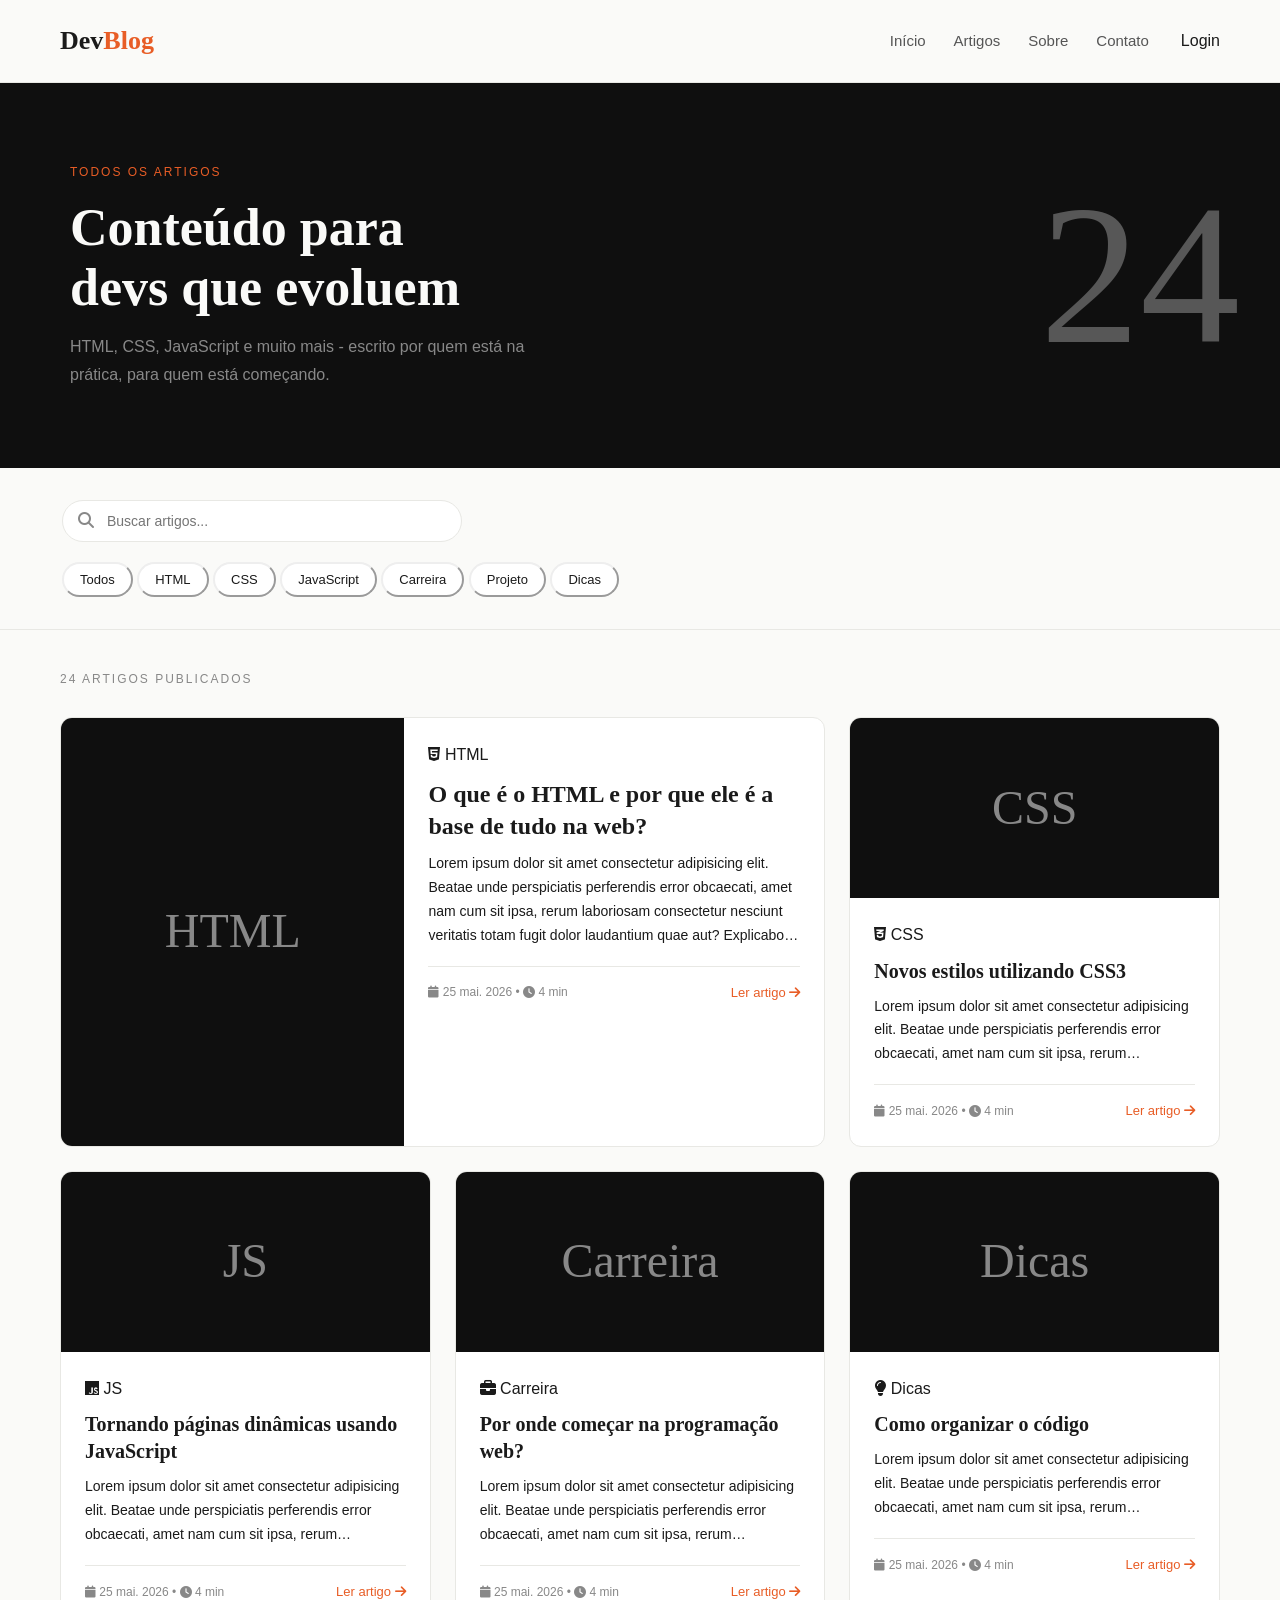
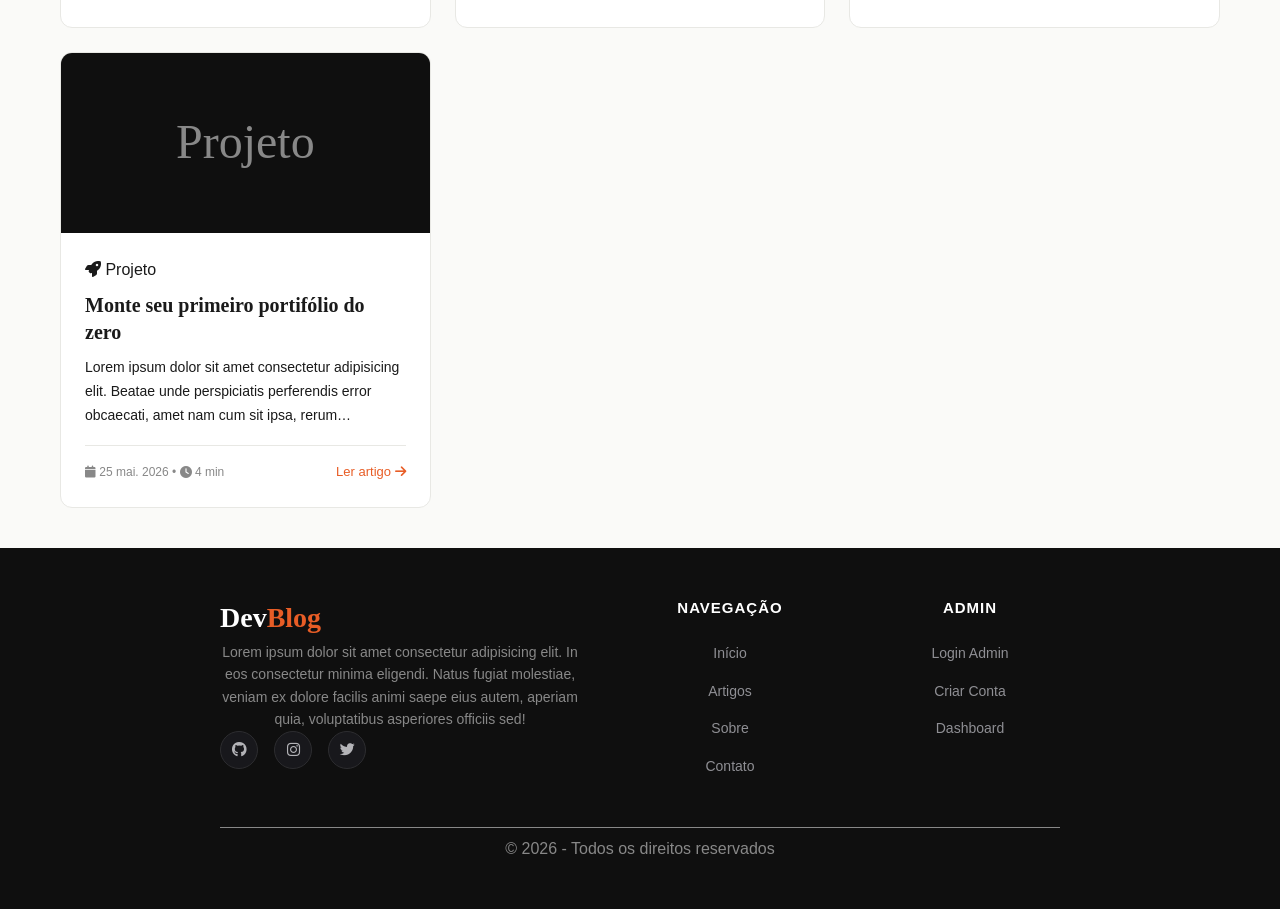
<file: artigos/index.html>
<!doctype html>
<html lang="pt-br">
  <head>
    <meta charset="UTF-8" />
    <meta name="viewport" content="width=device-width, initial-scale=1.0" />
    <title>DevBlog - Artigos</title>
    <link rel="stylesheet" href="../global.css" />
    <link rel="stylesheet" href="style.css" />

    <link
      rel="stylesheet"
      href="https://cdnjs.cloudflare.com/ajax/libs/font-awesome/6.4.0/css/all.min.css"
    />
  </head>

  <body>
    <header class="cabecalho">
      <a href="index.html" class="logo">Dev<span>Blog</span></a>

      <nav class="navbar">
        <ul class="nav-lista">
          <li><a href="index.html" class="nav-link">Início</a></li>
          <li><a href="artigos/index.html" class="nav-link">Artigos</a></li>
          <li><a href="#sobre" class="nav-link">Sobre</a></li>
          <li><a href="#contato" class="nav-link">Contato</a></li>
        </ul>

        <a href="auth/login/index.html" class="btn-login">Login</a>
      </nav>
    </header>

    <main>
      <section class="artigos-banner">
        <span class="artigos-banner-tag">Todos os Artigos</span>
        <h1 class="artigos-banner-titulo">
          Conteúdo para<br />devs que evoluem
        </h1>
        <p class="artigos-banner-sub">
          HTML, CSS, JavaScript e muito mais - escrito por quem está na prática,
          para quem está começando.
        </p>
        <div class="banner-numero-fundo">24</div>
      </section>

      <div class="artigos-controles">
        <div class="busca-container">
          <span class="busca-icone">
            <i class="fas fa-search" aria-hidden="true"></i>
          </span>
          <input
            type="text"
            class="busca-input"
            placeholder="Buscar artigos..."
          />
        </div>

        <div class="filtros-lista">
          <button class="filtro-btn">Todos</button>
          <button class="filtro-btn">HTML</button>
          <button class="filtro-btn">CSS</button>
          <button class="filtro-btn">JavaScript</button>
          <button class="filtro-btn">Carreira</button>
          <button class="filtro-btn">Projeto</button>
          <button class="filtro-btn">Dicas</button>
        </div>
      </div>

      <!-- 
      CSS -> fab fa-css3-alt
      JavaScript -> fab fa-js
      Carreira -> fas fa-briefcase
      Dicas -> fas fa-lightbulb
      Projeto -> fa fa-rocket
      -->


      <section class="artigos-grid-container">
        <p class="artigos-grid-titulo">24 artigos publicados</p>

        <div class="artigos-grid">
          <article class="artigo-card destaque">
            <div class="artigo-card-imagem">
              <div class="artigo-card-imagem-placeholder">HTML</div>
            </div>

            <div class="artigo-card-corpo">
              <span class="badge badge-laranja">
                <i class="fab fa-html5" aria-hidden="true"></i>
                HTML
              </span>
              <h2 class="artigo-card-titulo">
                O que é o HTML e por que ele é a base de tudo na web?
              </h2>
              <p class="artigo-card-texto texto-3-linhas">
                Lorem ipsum dolor sit amet consectetur adipisicing elit. Beatae
                unde perspiciatis perferendis error obcaecati, amet nam cum sit
                ipsa, rerum laboriosam consectetur nesciunt veritatis totam
                fugit dolor laudantium quae aut? Explicabo, veniam. Odit quis
                sapiente, ab quasi, explicabo praesentium perferendis nam neque
                quos error illo enim non eveniet dolore, voluptatem debitis
                suscipit necessitatibus aliquid molestiae minima rem. Nihil,
                officia incidunt! Laboriosam obcaecati ad itaque amet natus odio
                error! Sequi quisquam dignissimos, eum quia ab voluptatum
                laboriosam neque cum facere sunt, quae distinctio voluptatem
                iure minus officiis, molestiae consequatur ad. Saepe!
              </p>

              <div class="artigo-card-rodape">
                <span class="artigo-card-meta">
                    <i class="fa fa-calendar" aria-hidden="true"></i>
                     25 mai. 2026 • 
                     <i class="fa fa-clock" aria-hidden="true"></i>
                     4 min
                </span>
                <a href="#" class="artigo-card-link">Ler artigo <i class="fa fa-arrow-right" aria-hidden="true"></i></a>
              </div>
            </div>
          </article>

           <article class="artigo-card">
            <div class="artigo-card-imagem">
              <div class="artigo-card-imagem-placeholder">CSS</div>
            </div>

            <div class="artigo-card-corpo">
              <span class="badge badge-azul">
                <i class="fab fa-css3-alt" aria-hidden="true"></i>
                CSS
              </span>
              <h2 class="artigo-card-titulo">
                Novos estilos utilizando CSS3
              </h2>
              <p class="artigo-card-texto texto-3-linhas">
                Lorem ipsum dolor sit amet consectetur adipisicing elit. Beatae
                unde perspiciatis perferendis error obcaecati, amet nam cum sit
                ipsa, rerum laboriosam consectetur nesciunt veritatis totam
                fugit dolor laudantium quae aut? Explicabo, veniam. Odit quis
                sapiente, ab quasi, explicabo praesentium perferendis nam neque
                quos error illo enim non eveniet dolore, voluptatem debitis
                suscipit necessitatibus aliquid molestiae minima rem. Nihil,
                officia incidunt! Laboriosam obcaecati ad itaque amet natus odio
                error! Sequi quisquam dignissimos, eum quia ab voluptatum
                laboriosam neque cum facere sunt, quae distinctio voluptatem
                iure minus officiis, molestiae consequatur ad. Saepe!
              </p>

              <div class="artigo-card-rodape">
                <span class="artigo-card-meta">
                    <i class="fa fa-calendar" aria-hidden="true"></i>
                     25 mai. 2026 • 
                     <i class="fa fa-clock" aria-hidden="true"></i>
                     4 min
                </span>
                <a href="#" class="artigo-card-link">Ler artigo <i class="fa fa-arrow-right" aria-hidden="true"></i></a>
              </div>
            </div>
          </article>

           <article class="artigo-card">
            <div class="artigo-card-imagem">
              <div class="artigo-card-imagem-placeholder">JS</div>
            </div>

            <div class="artigo-card-corpo">
              <span class="badge badge-laranja">
                <i class="fab fa-js" aria-hidden="true"></i>
                JS
              </span>
              <h2 class="artigo-card-titulo">
                Tornando páginas dinâmicas usando JavaScript
              </h2>
              <p class="artigo-card-texto texto-3-linhas">
                Lorem ipsum dolor sit amet consectetur adipisicing elit. Beatae
                unde perspiciatis perferendis error obcaecati, amet nam cum sit
                ipsa, rerum laboriosam consectetur nesciunt veritatis totam
                fugit dolor laudantium quae aut? Explicabo, veniam. Odit quis
                sapiente, ab quasi, explicabo praesentium perferendis nam neque
                quos error illo enim non eveniet dolore, voluptatem debitis
                suscipit necessitatibus aliquid molestiae minima rem. Nihil,
                officia incidunt! Laboriosam obcaecati ad itaque amet natus odio
                error! Sequi quisquam dignissimos, eum quia ab voluptatum
                laboriosam neque cum facere sunt, quae distinctio voluptatem
                iure minus officiis, molestiae consequatur ad. Saepe!
              </p>

              <div class="artigo-card-rodape">
                <span class="artigo-card-meta">
                    <i class="fa fa-calendar" aria-hidden="true"></i>
                     25 mai. 2026 • 
                     <i class="fa fa-clock" aria-hidden="true"></i>
                     4 min
                </span>
                <a href="#" class="artigo-card-link">Ler artigo <i class="fa fa-arrow-right" aria-hidden="true"></i></a>
              </div>
            </div>
          </article>

           <article class="artigo-card">
            <div class="artigo-card-imagem">
              <div class="artigo-card-imagem-placeholder">Carreira</div>
            </div>

            <div class="artigo-card-corpo">
              <span class="badge badge-laranja">
                <i class="fas fa-briefcase" aria-hidden="true"></i>
                Carreira
              </span>
              <h2 class="artigo-card-titulo">
                Por onde começar na programação web?
              </h2>
              <p class="artigo-card-texto texto-3-linhas">
                Lorem ipsum dolor sit amet consectetur adipisicing elit. Beatae
                unde perspiciatis perferendis error obcaecati, amet nam cum sit
                ipsa, rerum laboriosam consectetur nesciunt veritatis totam
                fugit dolor laudantium quae aut? Explicabo, veniam. Odit quis
                sapiente, ab quasi, explicabo praesentium perferendis nam neque
                quos error illo enim non eveniet dolore, voluptatem debitis
                suscipit necessitatibus aliquid molestiae minima rem. Nihil,
                officia incidunt! Laboriosam obcaecati ad itaque amet natus odio
                error! Sequi quisquam dignissimos, eum quia ab voluptatum
                laboriosam neque cum facere sunt, quae distinctio voluptatem
                iure minus officiis, molestiae consequatur ad. Saepe!
              </p>

              <div class="artigo-card-rodape">
                <span class="artigo-card-meta">
                    <i class="fa fa-calendar" aria-hidden="true"></i>
                     25 mai. 2026 • 
                     <i class="fa fa-clock" aria-hidden="true"></i>
                     4 min
                </span>
                <a href="#" class="artigo-card-link">Ler artigo <i class="fa fa-arrow-right" aria-hidden="true"></i></a>
              </div>
            </div>
          </article>

           <article class="artigo-card">
            <div class="artigo-card-imagem">
              <div class="artigo-card-imagem-placeholder">Dicas</div>
            </div>

            <div class="artigo-card-corpo">
              <span class="badge badge-laranja">
                <i class="fas fa-lightbulb" aria-hidden="true"></i>
                Dicas
              </span>
              <h2 class="artigo-card-titulo">
                Como organizar o código
              </h2>
              <p class="artigo-card-texto texto-3-linhas">
                Lorem ipsum dolor sit amet consectetur adipisicing elit. Beatae
                unde perspiciatis perferendis error obcaecati, amet nam cum sit
                ipsa, rerum laboriosam consectetur nesciunt veritatis totam
                fugit dolor laudantium quae aut? Explicabo, veniam. Odit quis
                sapiente, ab quasi, explicabo praesentium perferendis nam neque
                quos error illo enim non eveniet dolore, voluptatem debitis
                suscipit necessitatibus aliquid molestiae minima rem. Nihil,
                officia incidunt! Laboriosam obcaecati ad itaque amet natus odio
                error! Sequi quisquam dignissimos, eum quia ab voluptatum
                laboriosam neque cum facere sunt, quae distinctio voluptatem
                iure minus officiis, molestiae consequatur ad. Saepe!
              </p>

              <div class="artigo-card-rodape">
                <span class="artigo-card-meta">
                    <i class="fa fa-calendar" aria-hidden="true"></i>
                     25 mai. 2026 • 
                     <i class="fa fa-clock" aria-hidden="true"></i>
                     4 min
                </span>
                <a href="#" class="artigo-card-link">Ler artigo <i class="fa fa-arrow-right" aria-hidden="true"></i></a>
              </div>
            </div>
          </article>

           <article class="artigo-card">
            <div class="artigo-card-imagem">
              <div class="artigo-card-imagem-placeholder">Projeto</div>
            </div>

            <div class="artigo-card-corpo">
              <span class="badge badge-laranja">
                <i class="fas fa-rocket" aria-hidden="true"></i>
                Projeto
              </span>
              <h2 class="artigo-card-titulo">
                Monte seu primeiro portifólio do zero
              </h2>
              <p class="artigo-card-texto texto-3-linhas">
                Lorem ipsum dolor sit amet consectetur adipisicing elit. Beatae
                unde perspiciatis perferendis error obcaecati, amet nam cum sit
                ipsa, rerum laboriosam consectetur nesciunt veritatis totam
                fugit dolor laudantium quae aut? Explicabo, veniam. Odit quis
                sapiente, ab quasi, explicabo praesentium perferendis nam neque
                quos error illo enim non eveniet dolore, voluptatem debitis
                suscipit necessitatibus aliquid molestiae minima rem. Nihil,
                officia incidunt! Laboriosam obcaecati ad itaque amet natus odio
                error! Sequi quisquam dignissimos, eum quia ab voluptatum
                laboriosam neque cum facere sunt, quae distinctio voluptatem
                iure minus officiis, molestiae consequatur ad. Saepe!
              </p>

              <div class="artigo-card-rodape">
                <span class="artigo-card-meta">
                    <i class="fa fa-calendar" aria-hidden="true"></i>
                     25 mai. 2026 • 
                     <i class="fa fa-clock" aria-hidden="true"></i>
                     4 min
                </span>
                <a href="#" class="artigo-card-link">Ler artigo <i class="fa fa-arrow-right" aria-hidden="true"></i></a>
              </div>
            </div>
          </article>


        </div>
      </section>
    </main>

    <footer class="rodape">
      <div class="rodape-container">
        <div class="rodape-info">
          <p class="rodape-logo">Dev<span>Blog</span></p>
          <p class="rodape-sub">
            Lorem ipsum dolor sit amet consectetur adipisicing elit. In eos
            consectetur minima eligendi. Natus fugiat molestiae, veniam ex
            dolore facilis animi saepe eius autem, aperiam quia, voluptatibus
            asperiores officiis sed!
          </p>

          <div class="rodape-redes">
            <a href="#"><i class="fab fa-github" aria-hidden="true"></i></a>
            <a href="#"><i class="fab fa-instagram" aria-hidden="true"></i></a>
            <a href="#"><i class="fab fa-twitter" aria-hidden="true"></i></a>
          </div>
        </div>

        <div class="rodape-links">
          <h4>Navegação</h4>
          <ul>
            <li><a href="index.html">Início</a></li>
            <li><a href="artigos/index.html">Artigos</a></li>
            <li><a href="#sobre">Sobre</a></li>
            <li><a href="#contato">Contato</a></li>
          </ul>
        </div>

        <div class="rodape-links">
          <h4>Admin</h4>
          <ul>
            <li><a href="auth/login/index.html">Login Admin</a></li>
            <li><a href="auth/cadastro/index.html">Criar Conta</a></li>
            <li><a href="admin/index.html">Dashboard</a></li>
          </ul>
        </div>
      </div>

      <div class="rodape-copy">
        <p>&copy; 2026 - Todos os direitos reservados</p>
      </div>
    </footer>
  </body>
</html>
</file>
<file: global.css>
/* Variáveis CSS */
:root {
    --cor-fundo: #fafaf8;
    --cor-escuro: #0f0f0f;
    --cor-texto: #1a1a1a;
    --cor-text-suave: #555;
    --cor-cinza: #888;
    --cor-borda: #e8e8e4;
    --cor-principal: #e85d26;
    --cor-principal-clara: #fde8dc;
    --cor-principal-hover: #cf4e1e;
    --cor-sucesso: #22c55e;
    --cor-erro: #ef4444;
    --cor-aviso: #f59e0b;

    --fonte-titulo: serif;
    --fonte-corpo: sans-serif;

    --espaco-xs: 4px;
    --espacp-sm: 8px;
    --espaco-md: 16px;
    --espaco-lg: 24px;
    --espaco-xl: 40px;
    --espaco-2x1: 60px;

    --raio: 12px;
    --raio-sm: 8pc;
    --raio-pilula: 100px;

    --sombra-sm: 0 2px 8px rgba(0,0,0, 0.06);
    --sombra-md: 0 4px 24px rgba(0,0,0, 0.01);
    --sombra-lg: 0 12px 48px rgba(0,0,0, 0.014);

    --transicao: 0.5s ease;
}

/* Zerando os estilos do navegador */

*{
    margin: 0;
    padding: 0;
    box-sizing: border-box;
}

html {
    scroll-behavior: smooth;
}

body{
    font-family: var(--fonte-corpo);
    background-color: var(--cor-fundo);
    color: var(--cor-texto);
    line-height: 1.6;
}

ul{
    list-style: none;
}

a{
    text-decoration: none;
    color: inherit
}

/* Cabeçalho Global */
.cabecalho{
    display: flex;
    align-items: center;
    justify-content: space-between;
    padding: 20px 60px;
    background-color: var(--cor-fundo);
    border-bottom: 1px solid var(--cor-borda);
    position: sticky;
    top: 0;
    z-index: 100;
}

.logo {
    font-family: var(--fonte-titulo);
    font-size: 26px;
    color: var(--cor-texto);
    font-weight: 700;
}

.logo span{
    color: var(--cor-principal);
}

.navbar{
    display: flex;
    align-items: center;
    gap: 32px;
}

.nav-lista{
    display: flex;
    gap: 28px;
}

.nav-link{
    font-size: 15px;
    font-weight: 500;
    color: var(--cor-text-suave);
    transition: color var(--transicao);
}

.nav-link:hover{
    color: var(--cor-principal);
}

/* Rodapé Global */
.rodape{
    background-color: var(--cor-escuro);
    color: var(--cor-cinza);
    text-align: center;
    padding: 48px 20px;
    display: flex;
    flex-direction: column;
    align-items: center;
    gap: 8px;
}

.rodape-container {
    display: grid;
    grid-template-columns: 1.8fr 0.9fr 0.9fr;
    gap: 60px;
    max-width: 1200;
    margin: 0 auto;
    padding-bottom: 48px;
    border-bottom: 1.5px solid var(--cor-cinza);
}

.rodape-info{
    display: flex;
    flex-direction: column;
    align-items: flex-start;
}

.rodape-logo{
    font-family: var(--fonte-titulo);
    font-size: 28PX;
    color: #fff;
    font-weight: 700;
}

.rodape-logo span {
    color: var(--cor-principal);
}

.rodape-sub{
    font-size: 14px;
    line-height: 1.6;
    max-width: 360px;
}

.rodape-redes{
    display: flex;
    align-items: center;
    gap: 16px;
}

.rodape-redes a{
    width: 38px;
    height: 38px;
    border-radius: 50%;
    background-color: #18181c;
    border: 1px solid #2d2d30;
    display: flex;
    align-items: center;
    justify-content: center;
    color: #b3b3b7;
    font-size: 15px;
    transition: all var(--transicao);
}

.rodape-redes a:hover{
    background-color: var(--cor-principal);
    color: #fff;
    border-color: var(--cor-principal);
    transform: translateY(-2px);
}

.rodape-links h4{
    font-size: 15px;
    color: white;
    font-weight: 600;
    letter-spacing: 1px;
    text-transform: uppercase;
    margin-bottom: 20px;
}

.rodape-links ul{
    display: flex;
    flex-direction: column;
    gap: 12px;
}

.rodape-links ul a{
    font-size: 14px;
    color: #8f8f94;
    transition: all var(--transicao);
}

.rodape-links ul a:hover{
    color: var(--cor-principal);
}
</file>
<file: artigos/style.css>
.artigos-banner {
    background-color: var(--cor-escuro);
    color: var(--cor-fundo);
    padding: 80px 70px;
    display: flex;
    flex-direction: column;
    gap: 16px;
    position: relative;
    overflow: hidden;
}

.artigos-banner-tag {
    font-size: 12px;
    letter-spacing: 2px;
    text-transform: uppercase;
    color: var(--cor-principal);
    font-weight: 500;
}

.artigos-banner-titulo {
    font-family: var(--fonte-titulo);
    font-size: 52px;
    max-width: 600px;
    line-height: 1.15;
}

.artigos-banner-sub {
    font-size: 16px;
    color: #888;
    max-width: 480px;
    line-height: 1.7;
}

.banner-numero-fundo {
    position: absolute;
    right: 40px;
    top: 50%;
    transform: translateY(-50%);
    font-family: var(--fonte-titulo);
    font-size: 200px;
    color: rgba(255, 255, 255, 0.3);
    line-height: 1;
    user-select: none;
    pointer-events: none;
}

.artigos-controles {
    padding: 32px 62px;
    display: flex;
    flex-direction: column;
    gap: 20px;
    border-bottom: 1px solid var(--cor-borda);
    background-color: var(--cor-fundo);
    position: sticky;
    top: 73px;
    z-index: 99;
}

.busca-container {
    position: relative;
    max-width: 400px;
}


.busca-icone {
    position: absolute;
    left: 16px;
    top: 50%;
    transform: translateY(-50%);
    color: var(--cor-cinza);
    font-size: 16px;
}

.busca-input {
    width: 400px;
    padding: 12px 16px 12px 44px;
    border: 1.5px solid var(--cor-borda);
    border-radius: var(--raio-pilula);
    font-size: 14px;
    color: var(--cor-texto);
    background-color: white;
    outline: none;
    transition: all var(--transicao);
}

.busca-input:focus {
    border-color: var(--cor-principal);
    box-shadow: 0 0 0 3px rgba(232, 93, 38, 0.3);
}

.filtro-btn {
    padding: 8px 16px;
    border-radius: var(--raio-pilula);
    border-color: 1.5px solid var(--cor-borda);
    background-color: #fff;
    font-size: 13px;
    font-weight: 500;
    color: var(--cor-texto);
    cursor: pointer;
    transition: all var(--transicao);
}

.filtro-btn:hover {
    border-color: var(--cor-principal);
    color: var(--cor-principal);
}

.artigos-grid-container {
    padding: 40px 60px;
}

.artigos-grid-titulo {
    font-size: 12px;
    text-transform: uppercase;
    letter-spacing: 2px;
    color: var(--cor-cinza);
    margin-bottom: 28px;
}

.artigos-grid {
    display: grid;
    grid-template-columns: repeat(3, 1fr);
    gap: 24px;
}

.artigo-card {
    background-color: #fff;
    border: 1px solid var(--cor-borda);
    border-radius: var(--raio);
    overflow: hidden;
    display: flex;
    flex-direction: column;
    transition: all var(--transicao);
}

.artigo-card:hover {
    box-shadow: var(--sombra-lg);
    transform: translateY(-5px);
}

.artigo-card-imagem {
    height: 180px;
    background-color: var(--cor-escuro);
    overflow: hidden;
    position: relative;
}

.artigo-card-imagem img {
    width: 100%;
    height: 100%;
    object-fit: cover;
    transition: all var(--transicao);
}

.artigo-card-imagem-placeholder {
    width: 100%;
    height: 100%;
    display: flex;
    align-items: center;
    justify-content: center;
    font-size: 48px;
    color: #888;
    font-family: var(--fonte-titulo);
}

.artigo-card-corpo{
    padding: 24px;
    display: flex;
    flex-direction: column;
    gap: 10px;
}

.artigo-card-titulo{
    font-family: var(--fonte-titulo);
    font-size: 20px;
    line-height: 1.35;
    color: var(--cor-texto);
    transition: all var(--transicao);
}

.artigo-card:hover .artigo-card-titulo{
    color: var(--cor-principal);
}

.artigo-card-texto{
    font-size: 14px;
    line-height: 1.7;
    color: var(cor-texto-suave);
}

.artigo-card-rodape{
    display: flex;
    align-items: center;
    justify-content: space-between;
    margin-top: 8px;
    padding-top: 16px;
    border-top: 1px solid var(--cor-borda) ;
}

.artigo-card-meta{
    font-size: 12px;
    color: var(--cor-cinza);
}

.artigo-card-link{
    font-size: 13px;
    font-weight: 500;
    color: var(--cor-principal);
    transition: all var(--transicao);
}

.artigo-card-link:hover{
    letter-spacing: 1px;
}

.artigo-card.destaque{
    grid-column: span 2;
    flex-direction: row;
}

.artigo-card.artigo-card.destaque .artigo-card-imagem{
    width: 45%;
    height: auto;
    flex-shrink: 0;
}

.artigo-card.destaque .artigo-card-titulo{
    font-size: 24px;
}

.artigo-card.artigo-card.destaque .artigo-card-texto{
    -webkit-line-clamp: 4;
    line-clamp: 4;
    display: -webkit-box;
    -webkit-box-orient: vertical;
    overflow: hidden;
}

.texto-3-linhas{
    -webkit-line-clamp: 3;
    display: -webkit-box;
    -webkit-box-orient: vertical; 
    overflow: hidden;
}








@media screen and (max-width: 770px){
    .artigos-grid{
        grid-template-columns: repeat(1,1fr);
    }
}
</file>
